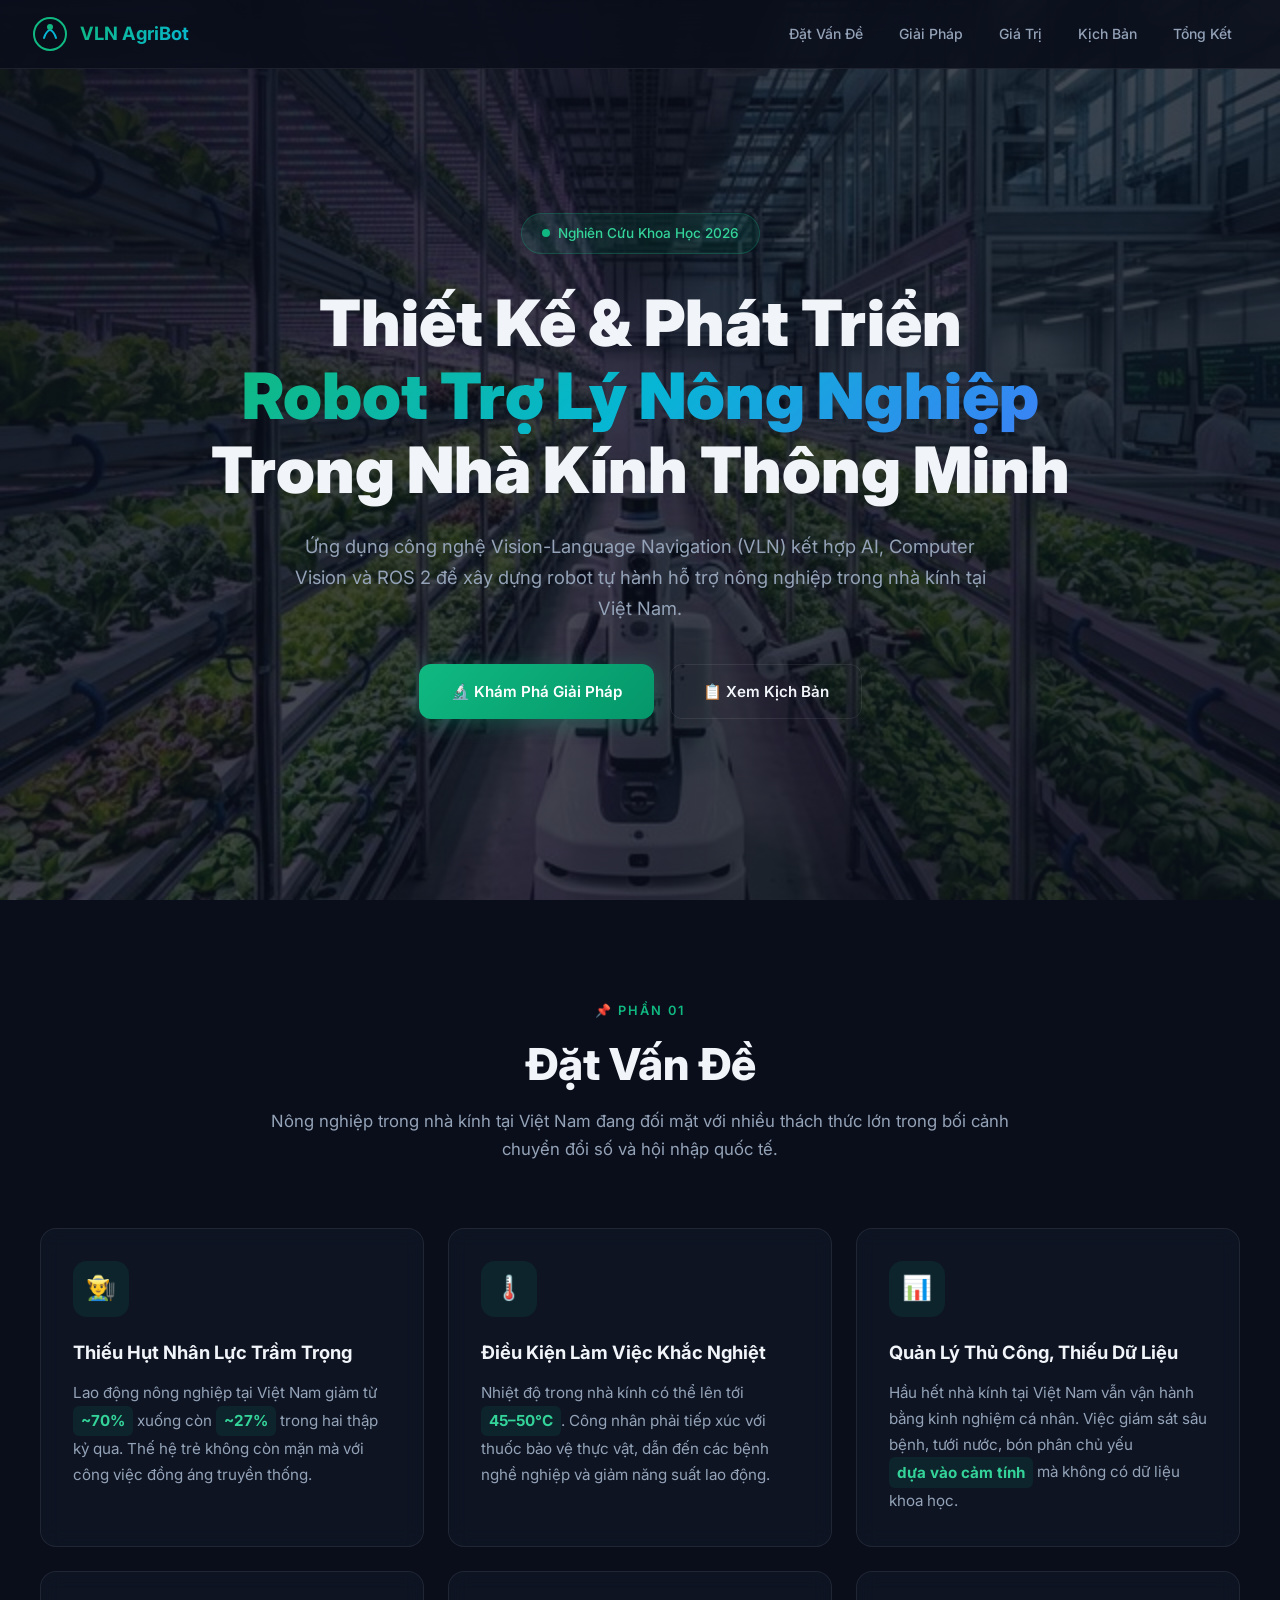
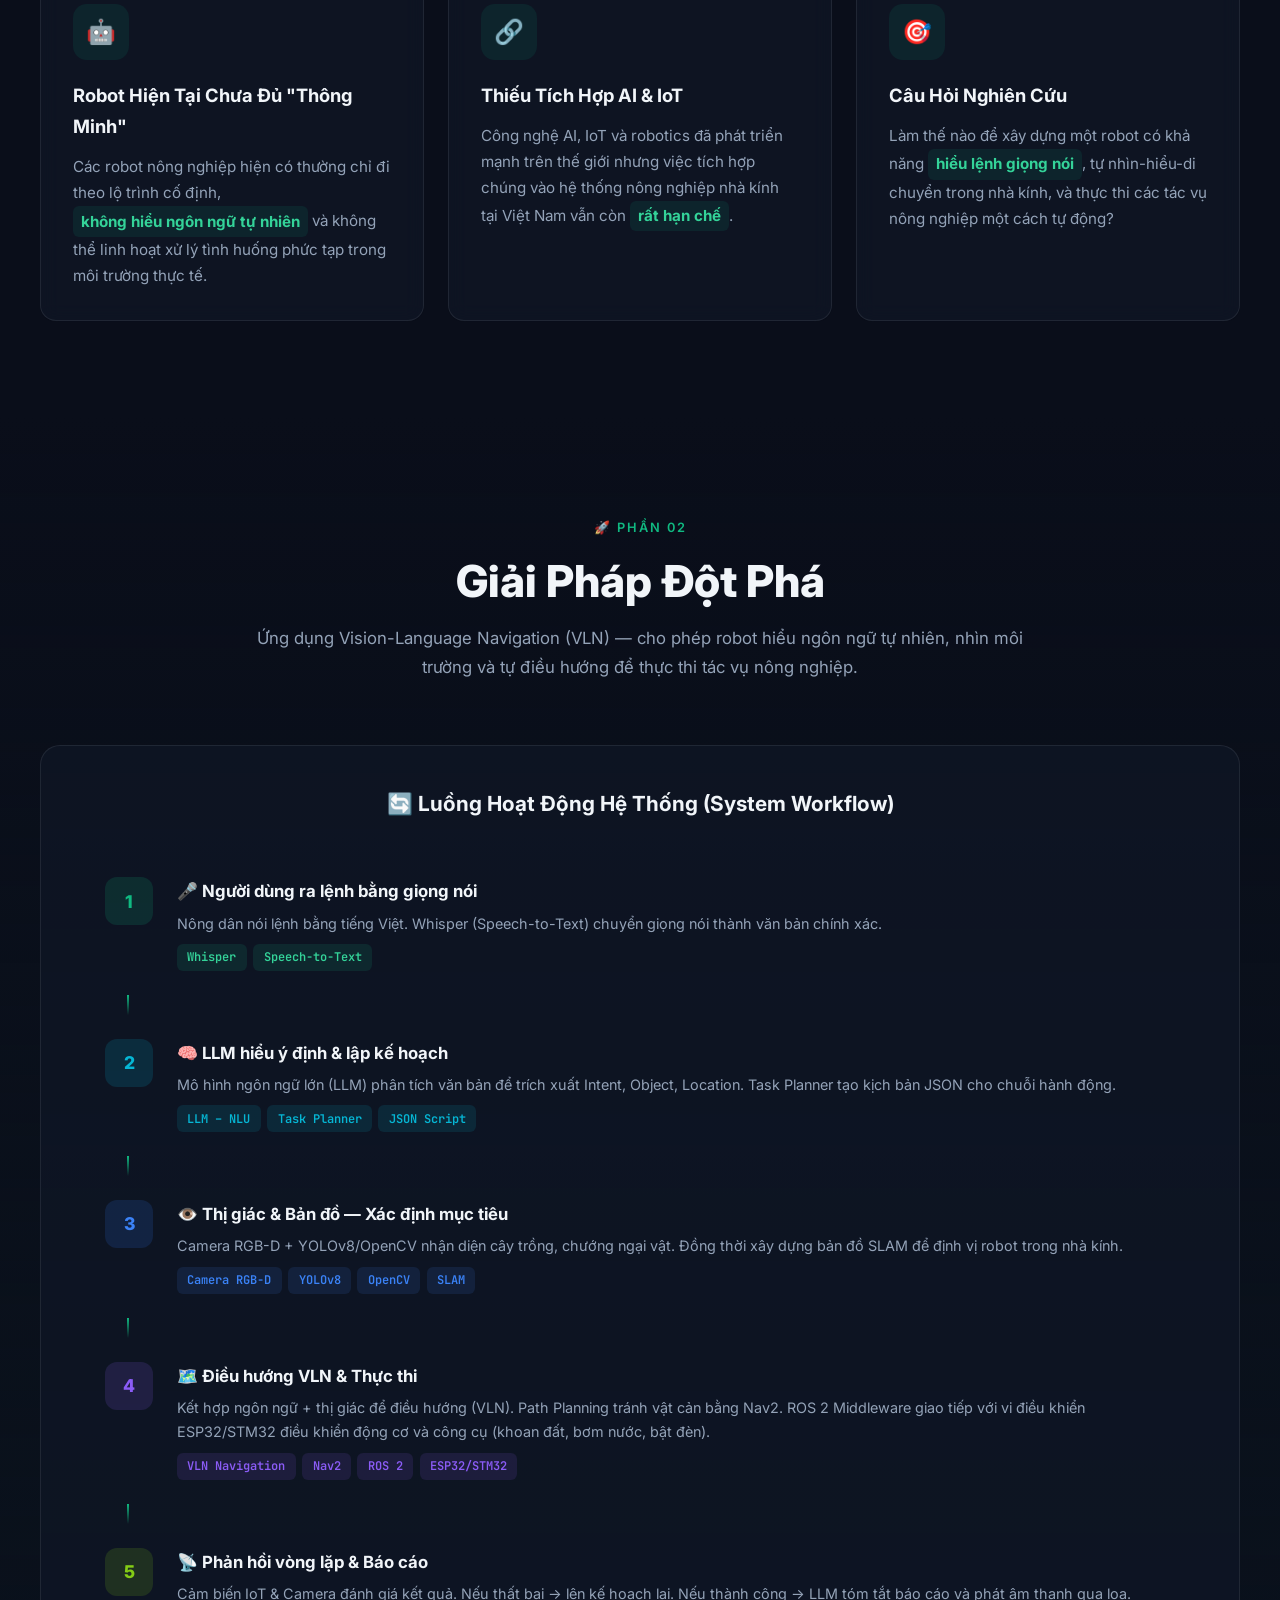
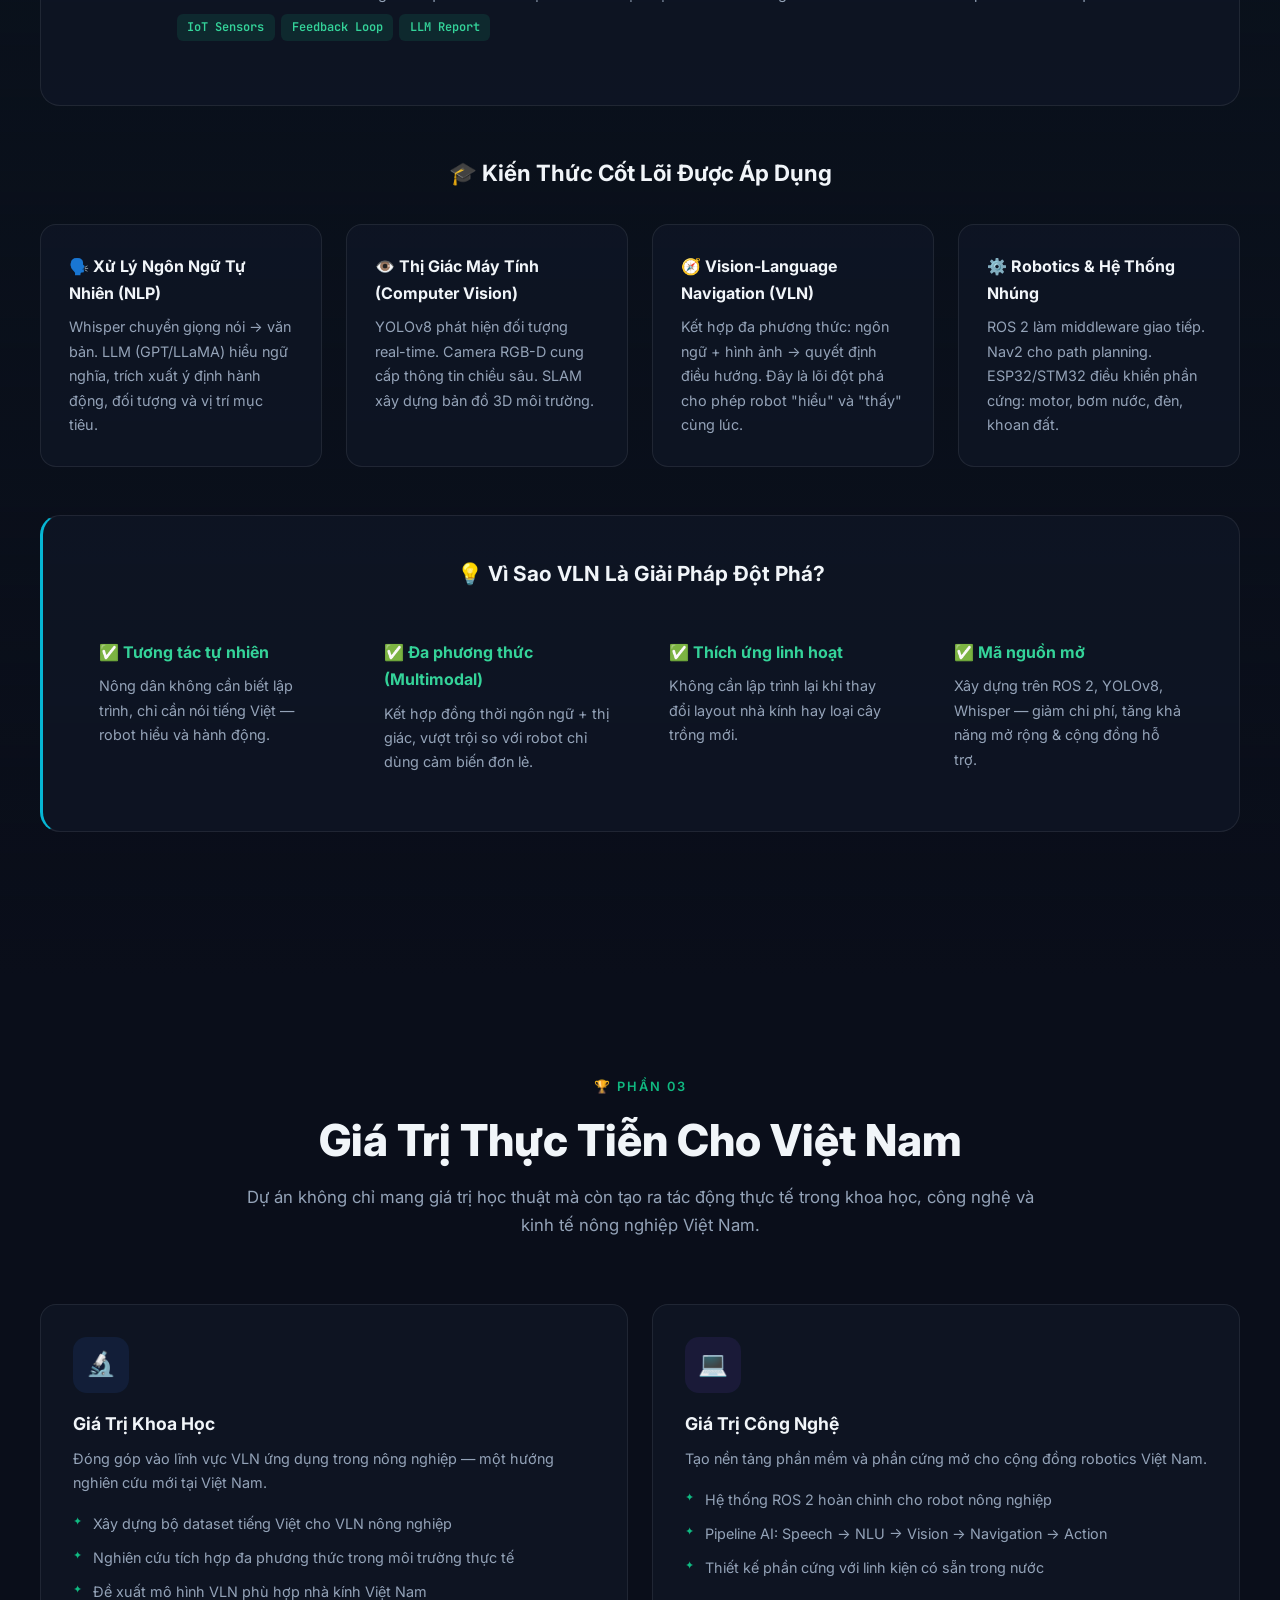
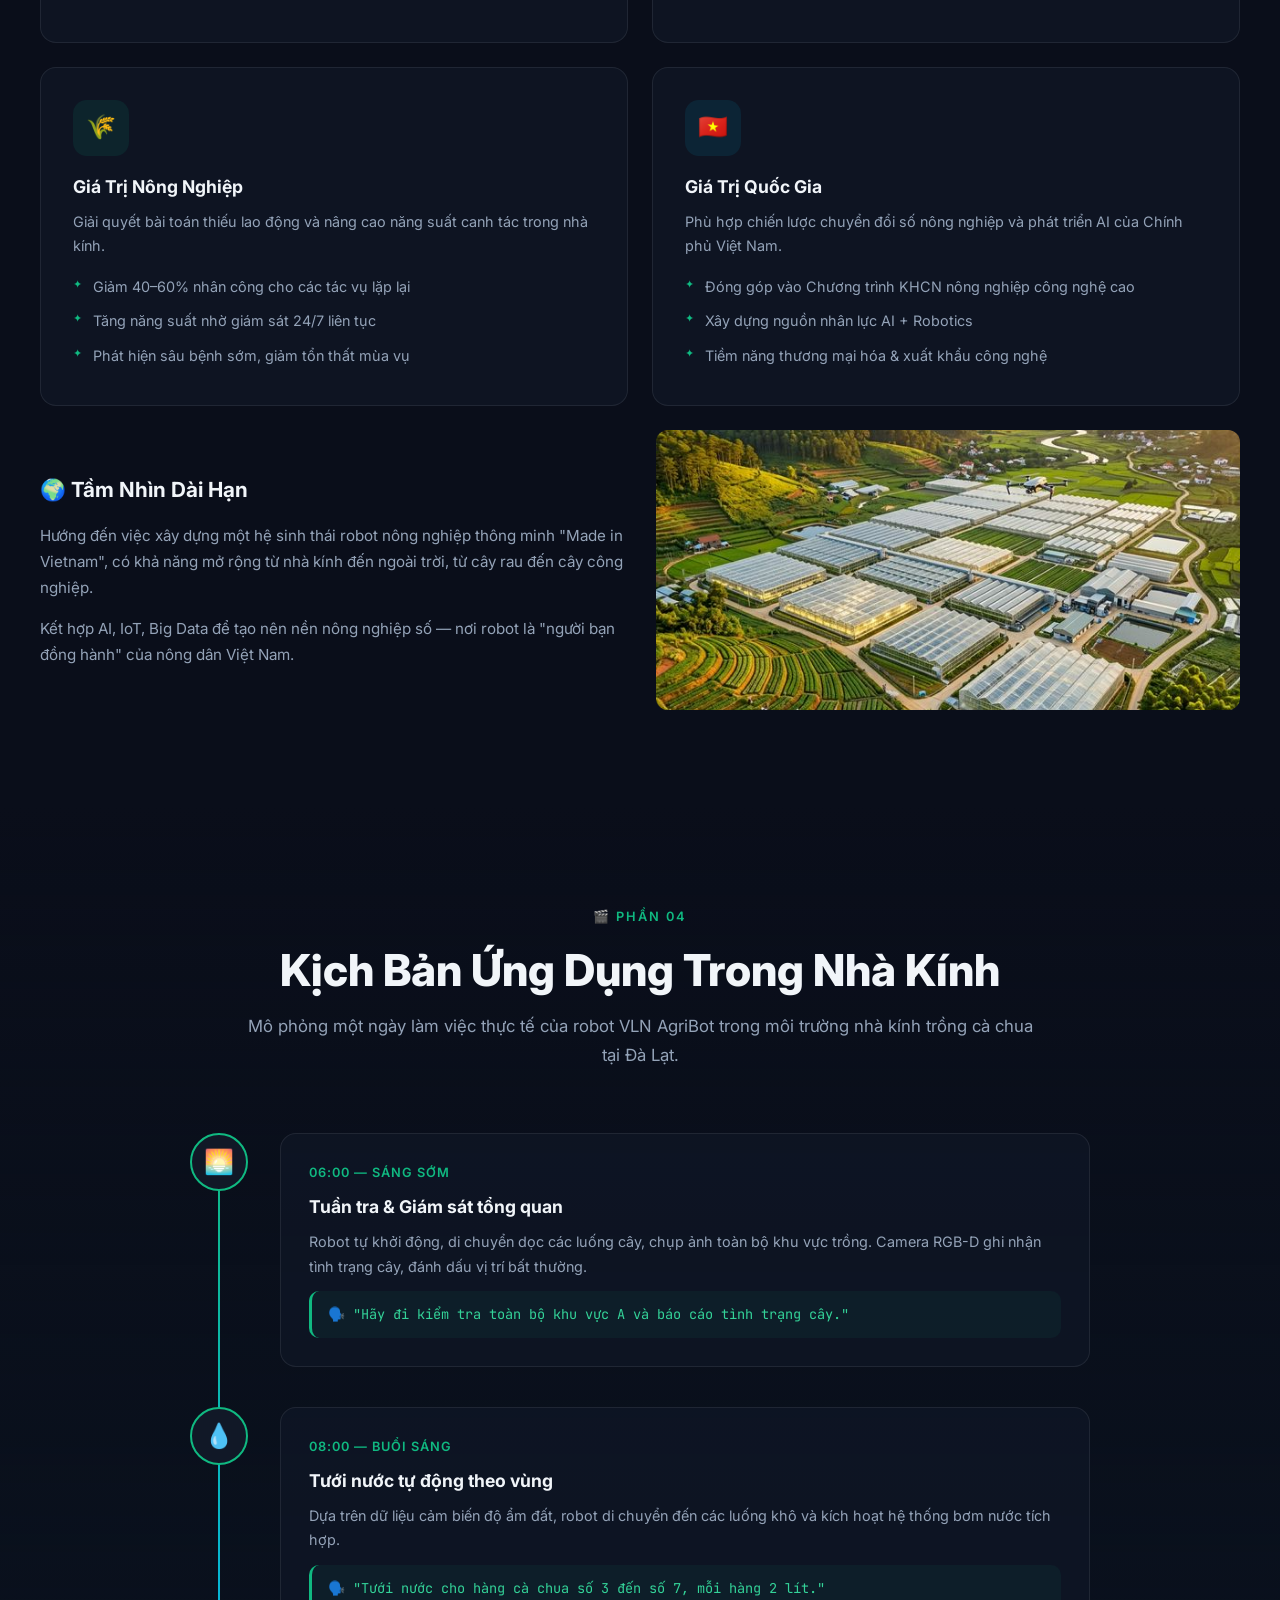
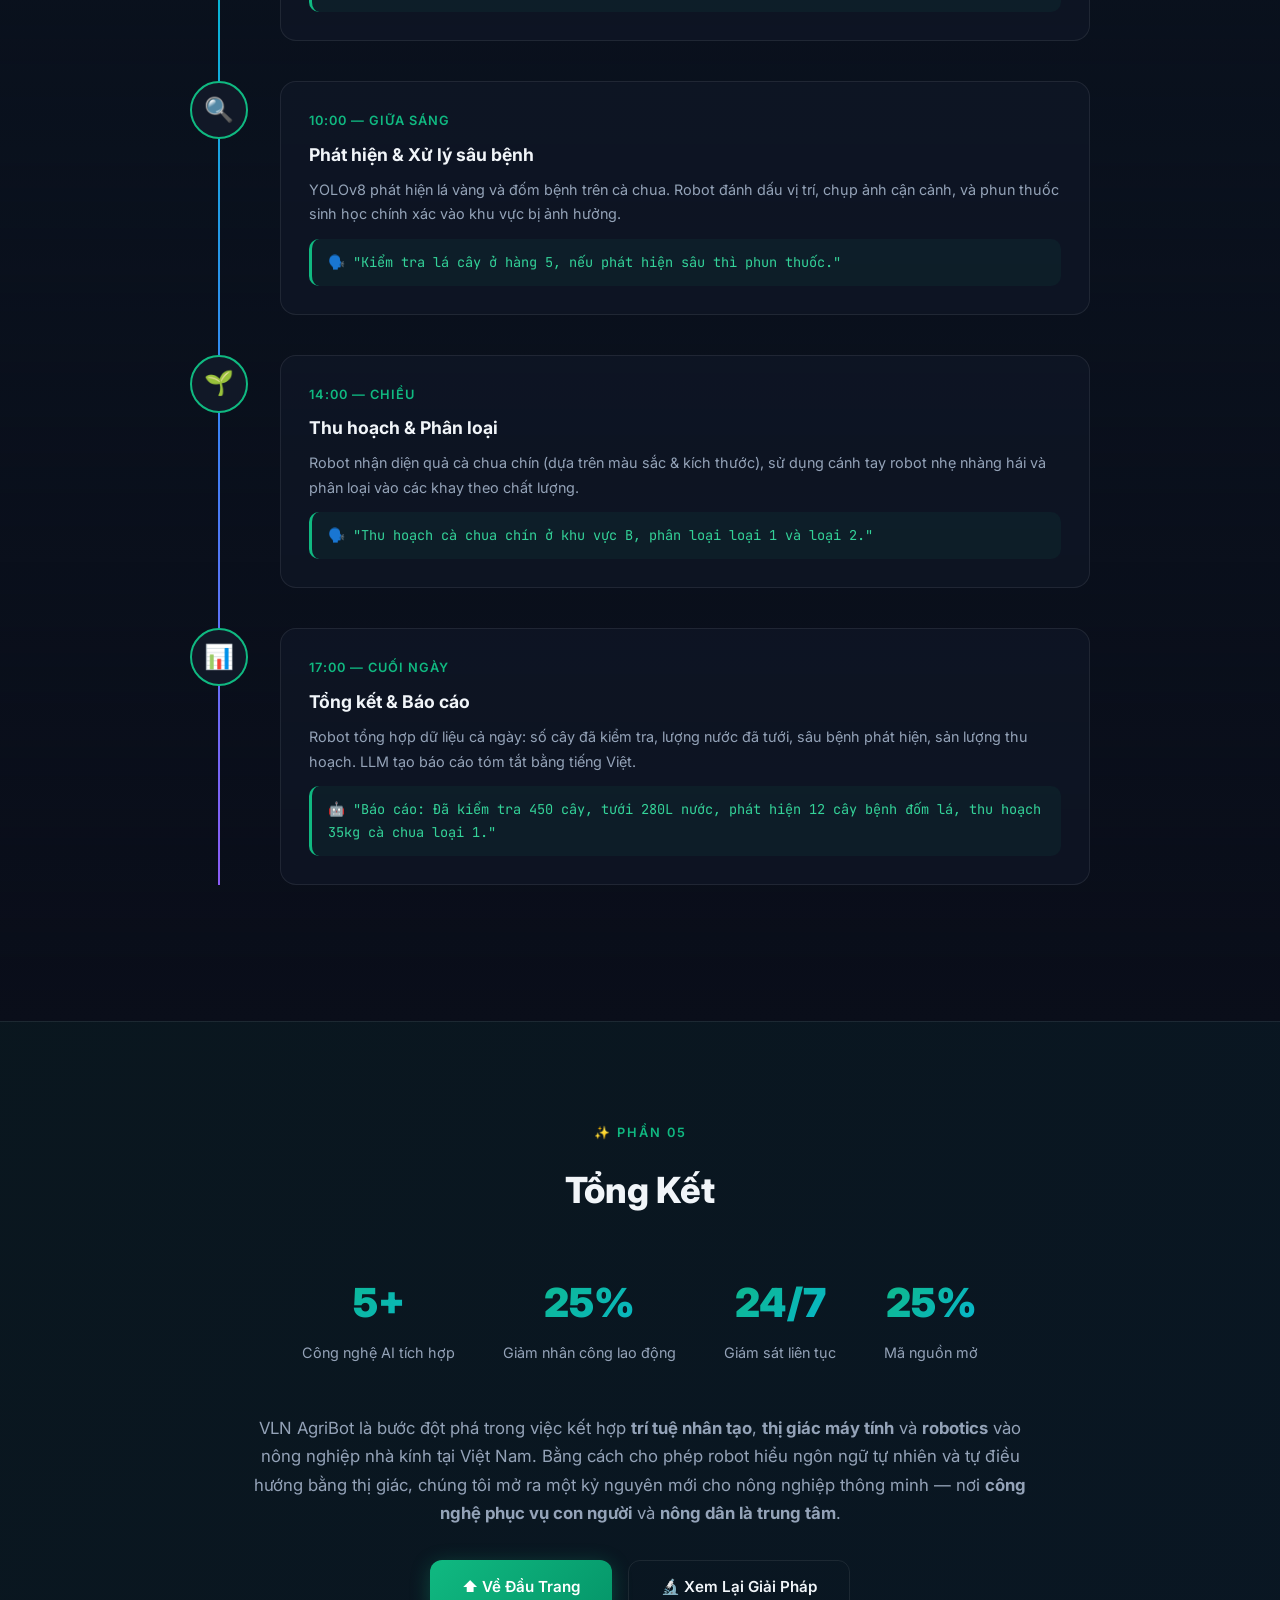
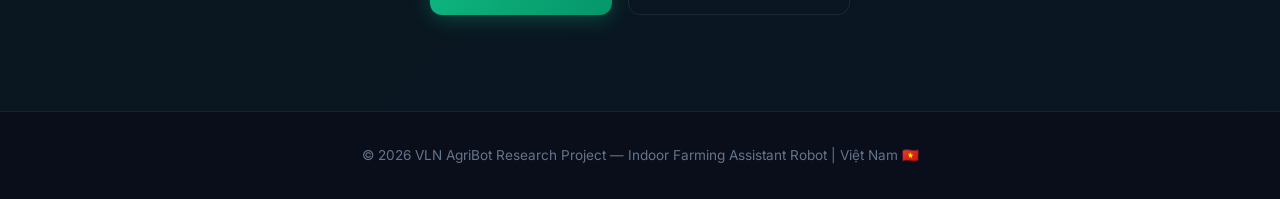
<file: index.html>
<!DOCTYPE html>
<html lang="vi">
<head>
  <meta charset="UTF-8">
  <meta name="viewport" content="width=device-width, initial-scale=1.0">
  <meta name="description" content="Nghiên cứu thiết kế và phát triển Robot trợ lý nông nghiệp trong nhà kính sử dụng công nghệ Vision-Language Navigation tại Việt Nam">
  <title>VLN AgriBot — Robot Trợ Lý Nông Nghiệp Thông Minh</title>
  <link rel="stylesheet" href="style.css">
</head>
<body>
  <div class="particles"></div>

  <!-- NAVBAR -->
  <nav class="navbar">
    <div class="nav-inner">
      <a href="#hero" class="nav-logo">
        <svg viewBox="0 0 36 36" fill="none"><circle cx="18" cy="18" r="16" stroke="#10b981" stroke-width="2"/><path d="M12 22c1-4 4-8 6-8s5 4 6 8" stroke="#06b6d4" stroke-width="2" stroke-linecap="round"/><circle cx="18" cy="11" r="3" fill="#10b981"/></svg>
        <span>VLN AgriBot</span>
      </a>
      <button class="nav-toggle">☰</button>
      <ul class="nav-links">
        <li><a href="#problem">Đặt Vấn Đề</a></li>
        <li><a href="#solution">Giải Pháp</a></li>
        <li><a href="#value">Giá Trị</a></li>
        <li><a href="#scenario">Kịch Bản</a></li>
        <li><a href="#conclusion">Tổng Kết</a></li>
      </ul>
    </div>
  </nav>

  <!-- HERO -->
  <section class="hero" id="hero">
    <div class="hero-bg"></div>
    <div class="hero-content">
      <div class="hero-badge"><span class="dot"></span> Nghiên Cứu Khoa Học 2026</div>
      <h1>Thiết Kế &amp; Phát Triển <br><span class="gradient-text">Robot Trợ Lý Nông Nghiệp</span><br>Trong Nhà Kính Thông Minh</h1>
      <p>Ứng dụng công nghệ Vision-Language Navigation (VLN) kết hợp AI, Computer Vision và ROS 2 để xây dựng robot tự hành hỗ trợ nông nghiệp trong nhà kính tại Việt Nam.</p>
      <div class="hero-actions">
        <a href="#solution" class="btn btn-primary">🔬 Khám Phá Giải Pháp</a>
        <a href="#scenario" class="btn btn-outline">📋 Xem Kịch Bản</a>
      </div>
    </div>
  </section>

  <!-- PHẦN 1: ĐẶT VẤN ĐỀ -->
  <section class="section" id="problem">
    <div class="container">
      <div class="section-header reveal">
        <div class="section-label">📌 Phần 01</div>
        <h2 class="section-title">Đặt Vấn Đề</h2>
        <p class="section-desc">Nông nghiệp trong nhà kính tại Việt Nam đang đối mặt với nhiều thách thức lớn trong bối cảnh chuyển đổi số và hội nhập quốc tế.</p>
      </div>
      <div class="problem-grid">
        <div class="problem-card reveal reveal-delay-1">
          <div class="card-icon">👨‍🌾</div>
          <h3>Thiếu Hụt Nhân Lực Trầm Trọng</h3>
          <p>Lao động nông nghiệp tại Việt Nam giảm từ <span class="stat-highlight">~70%</span> xuống còn <span class="stat-highlight">~27%</span> trong hai thập kỷ qua. Thế hệ trẻ không còn mặn mà với công việc đồng áng truyền thống.</p>
        </div>
        <div class="problem-card reveal reveal-delay-2">
          <div class="card-icon">🌡️</div>
          <h3>Điều Kiện Làm Việc Khắc Nghiệt</h3>
          <p>Nhiệt độ trong nhà kính có thể lên tới <span class="stat-highlight">45–50°C</span>. Công nhân phải tiếp xúc với thuốc bảo vệ thực vật, dẫn đến các bệnh nghề nghiệp và giảm năng suất lao động.</p>
        </div>
        <div class="problem-card reveal reveal-delay-3">
          <div class="card-icon">📊</div>
          <h3>Quản Lý Thủ Công, Thiếu Dữ Liệu</h3>
          <p>Hầu hết nhà kính tại Việt Nam vẫn vận hành bằng kinh nghiệm cá nhân. Việc giám sát sâu bệnh, tưới nước, bón phân chủ yếu <span class="stat-highlight">dựa vào cảm tính</span> mà không có dữ liệu khoa học.</p>
        </div>
        <div class="problem-card reveal reveal-delay-4">
          <div class="card-icon">🤖</div>
          <h3>Robot Hiện Tại Chưa Đủ "Thông Minh"</h3>
          <p>Các robot nông nghiệp hiện có thường chỉ đi theo lộ trình cố định, <span class="stat-highlight">không hiểu ngôn ngữ tự nhiên</span> và không thể linh hoạt xử lý tình huống phức tạp trong môi trường thực tế.</p>
        </div>
        <div class="problem-card reveal reveal-delay-1">
          <div class="card-icon">🔗</div>
          <h3>Thiếu Tích Hợp AI & IoT</h3>
          <p>Công nghệ AI, IoT và robotics đã phát triển mạnh trên thế giới nhưng việc tích hợp chúng vào hệ thống nông nghiệp nhà kính tại Việt Nam vẫn còn <span class="stat-highlight">rất hạn chế</span>.</p>
        </div>
        <div class="problem-card reveal reveal-delay-2">
          <div class="card-icon">🎯</div>
          <h3>Câu Hỏi Nghiên Cứu</h3>
          <p>Làm thế nào để xây dựng một robot có khả năng <span class="stat-highlight">hiểu lệnh giọng nói</span>, tự nhìn-hiểu-di chuyển trong nhà kính, và thực thi các tác vụ nông nghiệp một cách tự động?</p>
        </div>
      </div>
    </div>
  </section>

  <!-- PHẦN 2: GIẢI PHÁP ĐỘT PHÁ -->
  <section class="section" id="solution" style="background: linear-gradient(180deg, var(--bg-primary), rgba(16,185,129,0.02), var(--bg-primary));">
    <div class="container">
      <div class="section-header reveal">
        <div class="section-label">🚀 Phần 02</div>
        <h2 class="section-title">Giải Pháp Đột Phá</h2>
        <p class="section-desc">Ứng dụng Vision-Language Navigation (VLN) — cho phép robot hiểu ngôn ngữ tự nhiên, nhìn môi trường và tự điều hướng để thực thi tác vụ nông nghiệp.</p>
      </div>

      <!-- Workflow Visual -->
      <div class="workflow-visual reveal">
        <div class="workflow-title">🔄 Luồng Hoạt Động Hệ Thống (System Workflow)</div>
        <div class="workflow-steps">
          <div class="workflow-step">
            <div class="step-number green">1</div>
            <div class="step-content">
              <h4>🎤 Người dùng ra lệnh bằng giọng nói</h4>
              <p>Nông dân nói lệnh bằng tiếng Việt. Whisper (Speech-to-Text) chuyển giọng nói thành văn bản chính xác.</p>
              <div class="step-tech"><span class="tech-badge green">Whisper</span><span class="tech-badge green">Speech-to-Text</span></div>
            </div>
          </div>
          <div class="step-connector"></div>
          <div class="workflow-step">
            <div class="step-number cyan">2</div>
            <div class="step-content">
              <h4>🧠 LLM hiểu ý định & lập kế hoạch</h4>
              <p>Mô hình ngôn ngữ lớn (LLM) phân tích văn bản để trích xuất Intent, Object, Location. Task Planner tạo kịch bản JSON cho chuỗi hành động.</p>
              <div class="step-tech"><span class="tech-badge cyan">LLM – NLU</span><span class="tech-badge cyan">Task Planner</span><span class="tech-badge cyan">JSON Script</span></div>
            </div>
          </div>
          <div class="step-connector"></div>
          <div class="workflow-step">
            <div class="step-number blue">3</div>
            <div class="step-content">
              <h4>👁️ Thị giác & Bản đồ — Xác định mục tiêu</h4>
              <p>Camera RGB-D + YOLOv8/OpenCV nhận diện cây trồng, chướng ngại vật. Đồng thời xây dựng bản đồ SLAM để định vị robot trong nhà kính.</p>
              <div class="step-tech"><span class="tech-badge blue">Camera RGB-D</span><span class="tech-badge blue">YOLOv8</span><span class="tech-badge blue">OpenCV</span><span class="tech-badge blue">SLAM</span></div>
            </div>
          </div>
          <div class="step-connector"></div>
          <div class="workflow-step">
            <div class="step-number purple">4</div>
            <div class="step-content">
              <h4>🗺️ Điều hướng VLN & Thực thi</h4>
              <p>Kết hợp ngôn ngữ + thị giác để điều hướng (VLN). Path Planning tránh vật cản bằng Nav2. ROS 2 Middleware giao tiếp với vi điều khiển ESP32/STM32 điều khiển động cơ và công cụ (khoan đất, bơm nước, bật đèn).</p>
              <div class="step-tech"><span class="tech-badge purple">VLN Navigation</span><span class="tech-badge purple">Nav2</span><span class="tech-badge purple">ROS 2</span><span class="tech-badge purple">ESP32/STM32</span></div>
            </div>
          </div>
          <div class="step-connector"></div>
          <div class="workflow-step">
            <div class="step-number lime">5</div>
            <div class="step-content">
              <h4>📡 Phản hồi vòng lặp & Báo cáo</h4>
              <p>Cảm biến IoT & Camera đánh giá kết quả. Nếu thất bại → lên kế hoạch lại. Nếu thành công → LLM tóm tắt báo cáo và phát âm thanh qua loa.</p>
              <div class="step-tech"><span class="tech-badge green">IoT Sensors</span><span class="tech-badge green">Feedback Loop</span><span class="tech-badge green">LLM Report</span></div>
            </div>
          </div>
        </div>
      </div>

      <!-- Kiến thức áp dụng -->
      <h3 class="reveal" style="text-align:center; margin-bottom:1.5rem; font-size:1.4rem;">🎓 Kiến Thức Cốt Lõi Được Áp Dụng</h3>
      <div class="knowledge-grid">
        <div class="knowledge-card reveal reveal-delay-1">
          <h4>🗣️ Xử Lý Ngôn Ngữ Tự Nhiên (NLP)</h4>
          <p>Whisper chuyển giọng nói → văn bản. LLM (GPT/LLaMA) hiểu ngữ nghĩa, trích xuất ý định hành động, đối tượng và vị trí mục tiêu.</p>
        </div>
        <div class="knowledge-card reveal reveal-delay-2">
          <h4>👁️ Thị Giác Máy Tính (Computer Vision)</h4>
          <p>YOLOv8 phát hiện đối tượng real-time. Camera RGB-D cung cấp thông tin chiều sâu. SLAM xây dựng bản đồ 3D môi trường.</p>
        </div>
        <div class="knowledge-card reveal reveal-delay-3">
          <h4>🧭 Vision-Language Navigation (VLN)</h4>
          <p>Kết hợp đa phương thức: ngôn ngữ + hình ảnh → quyết định điều hướng. Đây là lõi đột phá cho phép robot "hiểu" và "thấy" cùng lúc.</p>
        </div>
        <div class="knowledge-card reveal reveal-delay-4">
          <h4>⚙️ Robotics & Hệ Thống Nhúng</h4>
          <p>ROS 2 làm middleware giao tiếp. Nav2 cho path planning. ESP32/STM32 điều khiển phần cứng: motor, bơm nước, đèn, khoan đất.</p>
        </div>
      </div>

      <!-- Vì sao lại vậy? -->
      <div class="workflow-visual reveal" style="margin-top:3rem; border-left: 3px solid var(--accent-cyan);">
        <div class="workflow-title">💡 Vì Sao VLN Là Giải Pháp Đột Phá?</div>
        <div style="display:grid; grid-template-columns: repeat(auto-fit, minmax(250px,1fr)); gap:1.5rem;">
          <div style="padding:1rem;">
            <h4 style="color:var(--accent-emerald); margin-bottom:0.5rem;">✅ Tương tác tự nhiên</h4>
            <p style="color:var(--text-secondary); font-size:0.9rem;">Nông dân không cần biết lập trình, chỉ cần nói tiếng Việt — robot hiểu và hành động.</p>
          </div>
          <div style="padding:1rem;">
            <h4 style="color:var(--accent-emerald); margin-bottom:0.5rem;">✅ Đa phương thức (Multimodal)</h4>
            <p style="color:var(--text-secondary); font-size:0.9rem;">Kết hợp đồng thời ngôn ngữ + thị giác, vượt trội so với robot chỉ dùng cảm biến đơn lẻ.</p>
          </div>
          <div style="padding:1rem;">
            <h4 style="color:var(--accent-emerald); margin-bottom:0.5rem;">✅ Thích ứng linh hoạt</h4>
            <p style="color:var(--text-secondary); font-size:0.9rem;">Không cần lập trình lại khi thay đổi layout nhà kính hay loại cây trồng mới.</p>
          </div>
          <div style="padding:1rem;">
            <h4 style="color:var(--accent-emerald); margin-bottom:0.5rem;">✅ Mã nguồn mở</h4>
            <p style="color:var(--text-secondary); font-size:0.9rem;">Xây dựng trên ROS 2, YOLOv8, Whisper — giảm chi phí, tăng khả năng mở rộng & cộng đồng hỗ trợ.</p>
          </div>
        </div>
      </div>
    </div>
  </section>

  <!-- PHẦN 3: GIÁ TRỊ THỰC TIỄN -->
  <section class="section" id="value">
    <div class="container">
      <div class="section-header reveal">
        <div class="section-label">🏆 Phần 03</div>
        <h2 class="section-title">Giá Trị Thực Tiễn Cho Việt Nam</h2>
        <p class="section-desc">Dự án không chỉ mang giá trị học thuật mà còn tạo ra tác động thực tế trong khoa học, công nghệ và kinh tế nông nghiệp Việt Nam.</p>
      </div>
      <div class="value-grid">
        <div class="value-card reveal reveal-delay-1">
          <div class="card-icon" style="background:rgba(59,130,246,0.1);">🔬</div>
          <h3>Giá Trị Khoa Học</h3>
          <p>Đóng góp vào lĩnh vực VLN ứng dụng trong nông nghiệp — một hướng nghiên cứu mới tại Việt Nam.</p>
          <ul>
            <li>Xây dựng bộ dataset tiếng Việt cho VLN nông nghiệp</li>
            <li>Nghiên cứu tích hợp đa phương thức trong môi trường thực tế</li>
            <li>Đề xuất mô hình VLN phù hợp nhà kính Việt Nam</li>
          </ul>
        </div>
        <div class="value-card reveal reveal-delay-2">
          <div class="card-icon" style="background:rgba(139,92,246,0.1);">💻</div>
          <h3>Giá Trị Công Nghệ</h3>
          <p>Tạo nền tảng phần mềm và phần cứng mở cho cộng đồng robotics Việt Nam.</p>
          <ul>
            <li>Hệ thống ROS 2 hoàn chỉnh cho robot nông nghiệp</li>
            <li>Pipeline AI: Speech → NLU → Vision → Navigation → Action</li>
            <li>Thiết kế phần cứng với linh kiện có sẵn trong nước</li>
          </ul>
        </div>
        <div class="value-card reveal reveal-delay-3">
          <div class="card-icon" style="background:rgba(16,185,129,0.1);">🌾</div>
          <h3>Giá Trị Nông Nghiệp</h3>
          <p>Giải quyết bài toán thiếu lao động và nâng cao năng suất canh tác trong nhà kính.</p>
          <ul>
            <li>Giảm 40–60% nhân công cho các tác vụ lặp lại</li>
            <li>Tăng năng suất nhờ giám sát 24/7 liên tục</li>
            <li>Phát hiện sâu bệnh sớm, giảm tổn thất mùa vụ</li>
          </ul>
        </div>
        <div class="value-card reveal reveal-delay-4">
          <div class="card-icon" style="background:rgba(6,182,212,0.1);">🇻🇳</div>
          <h3>Giá Trị Quốc Gia</h3>
          <p>Phù hợp chiến lược chuyển đổi số nông nghiệp và phát triển AI của Chính phủ Việt Nam.</p>
          <ul>
            <li>Đóng góp vào Chương trình KHCN nông nghiệp công nghệ cao</li>
            <li>Xây dựng nguồn nhân lực AI + Robotics</li>
            <li>Tiềm năng thương mại hóa & xuất khẩu công nghệ</li>
          </ul>
        </div>
        <div class="value-img-card reveal">
          <div>
            <h3 style="font-size:1.3rem; margin-bottom:1rem;">🌍 Tầm Nhìn Dài Hạn</h3>
            <p style="color:var(--text-secondary); font-size:0.95rem; margin-bottom:1rem;">Hướng đến việc xây dựng một hệ sinh thái robot nông nghiệp thông minh "Made in Vietnam", có khả năng mở rộng từ nhà kính đến ngoài trời, từ cây rau đến cây công nghiệp.</p>
            <p style="color:var(--text-secondary); font-size:0.95rem;">Kết hợp AI, IoT, Big Data để tạo nên nền nông nghiệp số — nơi robot là "người bạn đồng hành" của nông dân Việt Nam.</p>
          </div>
          <img src="assets/vietnam_agriculture.png" alt="Nông nghiệp công nghệ cao Việt Nam">
        </div>
      </div>
    </div>
  </section>

  <!-- PHẦN 4: KỊCH BẢN ỨNG DỤNG -->
  <section class="section" id="scenario" style="background: linear-gradient(180deg, var(--bg-primary), rgba(6,182,212,0.02), var(--bg-primary));">
    <div class="container">
      <div class="section-header reveal">
        <div class="section-label">🎬 Phần 04</div>
        <h2 class="section-title">Kịch Bản Ứng Dụng Trong Nhà Kính</h2>
        <p class="section-desc">Mô phỏng một ngày làm việc thực tế của robot VLN AgriBot trong môi trường nhà kính trồng cà chua tại Đà Lạt.</p>
      </div>

      <div class="scenario-timeline">
        <div class="scenario-item reveal">
          <div class="scenario-dot">🌅</div>
          <div class="scenario-content">
            <div class="scenario-time">06:00 — Sáng sớm</div>
            <h4>Tuần tra & Giám sát tổng quan</h4>
            <p>Robot tự khởi động, di chuyển dọc các luống cây, chụp ảnh toàn bộ khu vực trồng. Camera RGB-D ghi nhận tình trạng cây, đánh dấu vị trí bất thường.</p>
            <div class="scenario-dialogue">🗣️ "Hãy đi kiểm tra toàn bộ khu vực A và báo cáo tình trạng cây."</div>
          </div>
        </div>
        <div class="scenario-item reveal">
          <div class="scenario-dot">💧</div>
          <div class="scenario-content">
            <div class="scenario-time">08:00 — Buổi sáng</div>
            <h4>Tưới nước tự động theo vùng</h4>
            <p>Dựa trên dữ liệu cảm biến độ ẩm đất, robot di chuyển đến các luống khô và kích hoạt hệ thống bơm nước tích hợp.</p>
            <div class="scenario-dialogue">🗣️ "Tưới nước cho hàng cà chua số 3 đến số 7, mỗi hàng 2 lít."</div>
          </div>
        </div>
        <div class="scenario-item reveal">
          <div class="scenario-dot">🔍</div>
          <div class="scenario-content">
            <div class="scenario-time">10:00 — Giữa sáng</div>
            <h4>Phát hiện & Xử lý sâu bệnh</h4>
            <p>YOLOv8 phát hiện lá vàng và đốm bệnh trên cà chua. Robot đánh dấu vị trí, chụp ảnh cận cảnh, và phun thuốc sinh học chính xác vào khu vực bị ảnh hưởng.</p>
            <div class="scenario-dialogue">🗣️ "Kiểm tra lá cây ở hàng 5, nếu phát hiện sâu thì phun thuốc."</div>
          </div>
        </div>
        <div class="scenario-item reveal">
          <div class="scenario-dot">🌱</div>
          <div class="scenario-content">
            <div class="scenario-time">14:00 — Chiều</div>
            <h4>Thu hoạch & Phân loại</h4>
            <p>Robot nhận diện quả cà chua chín (dựa trên màu sắc & kích thước), sử dụng cánh tay robot nhẹ nhàng hái và phân loại vào các khay theo chất lượng.</p>
            <div class="scenario-dialogue">🗣️ "Thu hoạch cà chua chín ở khu vực B, phân loại loại 1 và loại 2."</div>
          </div>
        </div>
        <div class="scenario-item reveal">
          <div class="scenario-dot">📊</div>
          <div class="scenario-content">
            <div class="scenario-time">17:00 — Cuối ngày</div>
            <h4>Tổng kết & Báo cáo</h4>
            <p>Robot tổng hợp dữ liệu cả ngày: số cây đã kiểm tra, lượng nước đã tưới, sâu bệnh phát hiện, sản lượng thu hoạch. LLM tạo báo cáo tóm tắt bằng tiếng Việt.</p>
            <div class="scenario-dialogue">🤖 "Báo cáo: Đã kiểm tra 450 cây, tưới 280L nước, phát hiện 12 cây bệnh đốm lá, thu hoạch 35kg cà chua loại 1."</div>
          </div>
        </div>
      </div>
    </div>
  </section>

  <!-- PHẦN 5: TỔNG KẾT -->
  <section class="section conclusion" id="conclusion">
    <div class="container">
      <div class="conclusion-content reveal">
        <div class="section-label">✨ Phần 05</div>
        <h2>Tổng Kết</h2>
        <div class="conclusion-stats">
          <div class="stat-item">
            <div class="stat-value" data-count="5" data-suffix="+">0+</div>
            <div class="stat-label">Công nghệ AI tích hợp</div>
          </div>
          <div class="stat-item">
            <div class="stat-value" data-count="60" data-suffix="%">0%</div>
            <div class="stat-label">Giảm nhân công lao động</div>
          </div>
          <div class="stat-item">
            <div class="stat-value" data-count="24" data-suffix="/7">0/7</div>
            <div class="stat-label">Giám sát liên tục</div>
          </div>
          <div class="stat-item">
            <div class="stat-value" data-count="100" data-suffix="%">0%</div>
            <div class="stat-label">Mã nguồn mở</div>
          </div>
        </div>
        <p class="conclusion-text">
          VLN AgriBot là bước đột phá trong việc kết hợp <strong>trí tuệ nhân tạo</strong>, <strong>thị giác máy tính</strong> và <strong>robotics</strong> vào nông nghiệp nhà kính tại Việt Nam. Bằng cách cho phép robot hiểu ngôn ngữ tự nhiên và tự điều hướng bằng thị giác, chúng tôi mở ra một kỷ nguyên mới cho nông nghiệp thông minh — nơi <strong>công nghệ phục vụ con người</strong> và <strong>nông dân là trung tâm</strong>.
        </p>
        <div class="hero-actions">
          <a href="#hero" class="btn btn-primary">⬆️ Về Đầu Trang</a>
          <a href="#solution" class="btn btn-outline">🔬 Xem Lại Giải Pháp</a>
        </div>
      </div>
    </div>
  </section>

  <!-- FOOTER -->
  <footer class="footer">
    <p>© 2026 VLN AgriBot Research Project — Indoor Farming Assistant Robot | Việt Nam 🇻🇳</p>
  </footer>

  <script src="script.js"></script>
</body>
</html>
</file>
<file: style.css>
@import url('https://fonts.googleapis.com/css2?family=Inter:wght@300;400;500;600;700;800;900&family=JetBrains+Mono:wght@400;500&display=swap');

:root {
  --bg-primary: #0a0e1a;
  --bg-secondary: #111827;
  --bg-card: rgba(17, 24, 39, 0.7);
  --accent-green: #10b981;
  --accent-emerald: #34d399;
  --accent-lime: #84cc16;
  --accent-cyan: #06b6d4;
  --accent-blue: #3b82f6;
  --accent-purple: #8b5cf6;
  --text-primary: #f1f5f9;
  --text-secondary: #94a3b8;
  --text-muted: #64748b;
  --border-color: rgba(148, 163, 184, 0.1);
  --glow-green: 0 0 40px rgba(16, 185, 129, 0.15);
  --glass-bg: rgba(255, 255, 255, 0.03);
  --glass-border: rgba(255, 255, 255, 0.08);
}

*, *::before, *::after { margin: 0; padding: 0; box-sizing: border-box; }

html { scroll-behavior: smooth; scroll-padding-top: 80px; }

body {
  font-family: 'Inter', sans-serif;
  background: var(--bg-primary);
  color: var(--text-primary);
  line-height: 1.7;
  overflow-x: hidden;
}

/* ===== NAVIGATION ===== */
.navbar {
  position: fixed; top: 0; left: 0; right: 0; z-index: 1000;
  padding: 1rem 2rem;
  background: rgba(10, 14, 26, 0.85);
  backdrop-filter: blur(20px);
  border-bottom: 1px solid var(--glass-border);
  transition: all 0.3s ease;
}
.navbar.scrolled { padding: 0.6rem 2rem; box-shadow: 0 4px 30px rgba(0,0,0,0.3); }
.nav-inner { max-width: 1400px; margin: 0 auto; display: flex; align-items: center; justify-content: space-between; }
.nav-logo { display: flex; align-items: center; gap: 0.75rem; text-decoration: none; }
.nav-logo svg { width: 36px; height: 36px; }
.nav-logo span { font-weight: 700; font-size: 1.15rem; color: var(--text-primary);
  background: linear-gradient(135deg, var(--accent-green), var(--accent-cyan));
  -webkit-background-clip: text; -webkit-text-fill-color: transparent;
}
.nav-links { display: flex; gap: 0.25rem; list-style: none; }
.nav-links a {
  color: var(--text-secondary); text-decoration: none; padding: 0.5rem 1rem;
  border-radius: 8px; font-size: 0.875rem; font-weight: 500;
  transition: all 0.3s ease; position: relative;
}
.nav-links a:hover, .nav-links a.active {
  color: var(--accent-green); background: rgba(16, 185, 129, 0.08);
}
.nav-toggle { display: none; background: none; border: none; color: var(--text-primary); font-size: 1.5rem; cursor: pointer; }

/* ===== HERO ===== */
.hero {
  min-height: 100vh; display: flex; align-items: center; justify-content: center;
  position: relative; overflow: hidden; padding: 6rem 2rem 4rem;
}
.hero-bg {
  position: absolute; inset: 0; z-index: 0;
  background: url('assets/hero_greenhouse.png') center/cover no-repeat;
}
.hero-bg::after {
  content: ''; position: absolute; inset: 0;
  background: linear-gradient(135deg, rgba(10,14,26,0.92) 0%, rgba(10,14,26,0.75) 50%, rgba(10,14,26,0.88) 100%);
}
.hero-content { position: relative; z-index: 1; text-align: center; max-width: 900px; }
.hero-badge {
  display: inline-flex; align-items: center; gap: 0.5rem;
  padding: 0.5rem 1.25rem; border-radius: 50px;
  background: rgba(16, 185, 129, 0.1); border: 1px solid rgba(16, 185, 129, 0.25);
  color: var(--accent-emerald); font-size: 0.85rem; font-weight: 500;
  margin-bottom: 2rem; animation: fadeInUp 0.8s ease;
}
.hero-badge .dot { width: 8px; height: 8px; border-radius: 50%; background: var(--accent-green); animation: pulse-dot 2s infinite; }
@keyframes pulse-dot { 0%, 100% { opacity: 1; transform: scale(1); } 50% { opacity: 0.5; transform: scale(1.3); } }
.hero h1 {
  font-size: clamp(2.5rem, 5vw, 4rem); font-weight: 900; line-height: 1.15;
  margin-bottom: 1.5rem; animation: fadeInUp 0.8s ease 0.1s both;
}
.hero h1 .gradient-text {
  background: linear-gradient(135deg, var(--accent-green), var(--accent-cyan), var(--accent-blue));
  -webkit-background-clip: text; -webkit-text-fill-color: transparent;
}
.hero p {
  font-size: 1.15rem; color: var(--text-secondary); max-width: 700px;
  margin: 0 auto 2.5rem; animation: fadeInUp 0.8s ease 0.2s both;
}
.hero-actions { display: flex; gap: 1rem; justify-content: center; animation: fadeInUp 0.8s ease 0.3s both; flex-wrap: wrap; }
.btn {
  padding: 0.85rem 2rem; border-radius: 12px; font-weight: 600; font-size: 0.95rem;
  text-decoration: none; cursor: pointer; transition: all 0.3s ease; border: none; display: inline-flex; align-items: center; gap: 0.5rem;
}
.btn-primary {
  background: linear-gradient(135deg, var(--accent-green), #059669);
  color: white; box-shadow: 0 4px 20px rgba(16, 185, 129, 0.3);
}
.btn-primary:hover { transform: translateY(-2px); box-shadow: 0 8px 30px rgba(16, 185, 129, 0.4); }
.btn-outline {
  background: transparent; color: var(--text-primary);
  border: 1px solid var(--glass-border);
}
.btn-outline:hover { background: var(--glass-bg); border-color: var(--accent-green); }

/* ===== SECTIONS ===== */
.section { padding: 6rem 2rem; position: relative; }
.section-header { text-align: center; max-width: 800px; margin: 0 auto 4rem; }
.section-label {
  display: inline-flex; align-items: center; gap: 0.5rem;
  font-size: 0.8rem; font-weight: 600; text-transform: uppercase; letter-spacing: 2px;
  color: var(--accent-green); margin-bottom: 1rem;
}
.section-title { font-size: clamp(2rem, 3.5vw, 2.75rem); font-weight: 800; margin-bottom: 1rem; line-height: 1.2; }
.section-desc { color: var(--text-secondary); font-size: 1.05rem; }
.container { max-width: 1200px; margin: 0 auto; }

/* ===== PROBLEM SECTION ===== */
.problem-grid { display: grid; grid-template-columns: repeat(auto-fit, minmax(300px, 1fr)); gap: 1.5rem; }
.problem-card {
  background: var(--bg-card); border: 1px solid var(--glass-border);
  border-radius: 16px; padding: 2rem; transition: all 0.4s ease;
  backdrop-filter: blur(10px); position: relative; overflow: hidden;
}
.problem-card::before {
  content: ''; position: absolute; top: 0; left: 0; right: 0; height: 3px;
  background: linear-gradient(90deg, var(--accent-green), var(--accent-cyan));
  opacity: 0; transition: opacity 0.4s ease;
}
.problem-card:hover { transform: translateY(-4px); border-color: rgba(16,185,129,0.3); }
.problem-card:hover::before { opacity: 1; }
.card-icon {
  width: 56px; height: 56px; border-radius: 14px;
  background: rgba(16, 185, 129, 0.1); display: flex; align-items: center; justify-content: center;
  margin-bottom: 1.25rem; font-size: 1.5rem;
}
.problem-card h3 { font-size: 1.15rem; font-weight: 700; margin-bottom: 0.75rem; }
.problem-card p { color: var(--text-secondary); font-size: 0.95rem; line-height: 1.7; }
.stat-highlight {
  display: inline-block; padding: 0.15rem 0.5rem; border-radius: 6px;
  background: rgba(16,185,129,0.1); color: var(--accent-emerald); font-weight: 700;
}

/* ===== SOLUTION / WORKFLOW SECTION ===== */
.solution-intro { text-align: center; max-width: 800px; margin: 0 auto 3rem; }
.solution-intro p { color: var(--text-secondary); font-size: 1.05rem; }

.workflow-visual {
  background: var(--bg-card); border: 1px solid var(--glass-border);
  border-radius: 20px; padding: 2.5rem; margin-bottom: 3rem; overflow: hidden;
}
.workflow-title { font-size: 1.3rem; font-weight: 700; margin-bottom: 2rem; text-align: center; }
.workflow-steps { display: flex; flex-direction: column; gap: 0rem; position: relative; }
.workflow-step {
  display: flex; gap: 1.5rem; align-items: flex-start; position: relative;
  padding: 1.5rem; border-radius: 12px; transition: all 0.3s ease;
}
.workflow-step:hover { background: rgba(16,185,129,0.03); }
.step-number {
  width: 48px; height: 48px; border-radius: 12px; flex-shrink: 0;
  display: flex; align-items: center; justify-content: center;
  font-weight: 800; font-size: 1.1rem; position: relative; z-index: 2;
}
.step-number.green { background: rgba(16,185,129,0.15); color: var(--accent-green); }
.step-number.cyan { background: rgba(6,182,212,0.15); color: var(--accent-cyan); }
.step-number.blue { background: rgba(59,130,246,0.15); color: var(--accent-blue); }
.step-number.purple { background: rgba(139,92,246,0.15); color: var(--accent-purple); }
.step-number.lime { background: rgba(132,204,22,0.15); color: var(--accent-lime); }
.step-content h4 { font-size: 1.05rem; font-weight: 700; margin-bottom: 0.35rem; }
.step-content p { color: var(--text-secondary); font-size: 0.9rem; }
.step-tech {
  display: flex; flex-wrap: wrap; gap: 0.4rem; margin-top: 0.5rem;
}
.tech-badge {
  padding: 0.2rem 0.65rem; border-radius: 6px; font-size: 0.75rem; font-weight: 600;
  font-family: 'JetBrains Mono', monospace;
}
.tech-badge.green { background: rgba(16,185,129,0.12); color: var(--accent-emerald); }
.tech-badge.cyan { background: rgba(6,182,212,0.12); color: var(--accent-cyan); }
.tech-badge.blue { background: rgba(59,130,246,0.12); color: var(--accent-blue); }
.tech-badge.purple { background: rgba(139,92,246,0.12); color: var(--accent-purple); }
.step-connector {
  width: 2px; height: 20px; background: linear-gradient(to bottom, var(--accent-green), transparent);
  margin-left: 2.85rem;
}

.knowledge-grid { display: grid; grid-template-columns: repeat(auto-fit, minmax(280px, 1fr)); gap: 1.5rem; margin-top: 2rem; }
.knowledge-card {
  background: var(--bg-card); border: 1px solid var(--glass-border);
  border-radius: 16px; padding: 1.75rem; transition: all 0.4s ease;
}
.knowledge-card:hover { transform: translateY(-3px); border-color: rgba(16,185,129,0.25); }
.knowledge-card h4 { font-size: 1rem; font-weight: 700; margin-bottom: 0.5rem; display: flex; align-items: center; gap: 0.5rem; }
.knowledge-card p { color: var(--text-secondary); font-size: 0.9rem; }

/* ===== VALUE SECTION ===== */
.value-grid { display: grid; grid-template-columns: repeat(2, 1fr); gap: 1.5rem; }
.value-card {
  background: var(--bg-card); border: 1px solid var(--glass-border);
  border-radius: 16px; padding: 2rem; transition: all 0.4s ease;
  position: relative; overflow: hidden;
}
.value-card:hover { transform: translateY(-3px); }
.value-card .card-icon { margin-bottom: 1rem; }
.value-card h3 { font-size: 1.1rem; font-weight: 700; margin-bottom: 0.5rem; }
.value-card p { color: var(--text-secondary); font-size: 0.9rem; }
.value-card ul { list-style: none; margin-top: 0.75rem; }
.value-card ul li {
  color: var(--text-secondary); font-size: 0.9rem; padding: 0.3rem 0;
  padding-left: 1.25rem; position: relative;
}
.value-card ul li::before {
  content: '✦'; position: absolute; left: 0; color: var(--accent-green); font-size: 0.7rem;
}
.value-img-card {
  grid-column: span 2; display: grid; grid-template-columns: 1fr 1fr; gap: 2rem;
  align-items: center;
}
.value-img-card img { width: 100%; border-radius: 12px; object-fit: cover; height: 280px; }

/* ===== SCENARIO SECTION ===== */
.scenario-timeline { position: relative; max-width: 900px; margin: 0 auto; }
.scenario-timeline::before {
  content: ''; position: absolute; left: 28px; top: 0; bottom: 0; width: 2px;
  background: linear-gradient(to bottom, var(--accent-green), var(--accent-cyan), var(--accent-blue), var(--accent-purple));
}
.scenario-item {
  display: flex; gap: 2rem; margin-bottom: 2.5rem; position: relative;
}
.scenario-dot {
  width: 58px; height: 58px; border-radius: 50%; flex-shrink: 0;
  display: flex; align-items: center; justify-content: center;
  font-size: 1.5rem; position: relative; z-index: 2;
  background: var(--bg-secondary); border: 2px solid var(--accent-green);
}
.scenario-content {
  background: var(--bg-card); border: 1px solid var(--glass-border);
  border-radius: 16px; padding: 1.75rem; flex: 1; transition: all 0.3s ease;
}
.scenario-content:hover { border-color: rgba(16,185,129,0.3); }
.scenario-time {
  font-size: 0.8rem; font-weight: 600; color: var(--accent-green);
  text-transform: uppercase; letter-spacing: 1px; margin-bottom: 0.5rem;
}
.scenario-content h4 { font-size: 1.1rem; font-weight: 700; margin-bottom: 0.5rem; }
.scenario-content p { color: var(--text-secondary); font-size: 0.9rem; }
.scenario-dialogue {
  margin-top: 0.75rem; padding: 0.75rem 1rem; border-radius: 10px;
  background: rgba(16,185,129,0.06); border-left: 3px solid var(--accent-green);
  font-family: 'JetBrains Mono', monospace; font-size: 0.85rem;
  color: var(--accent-emerald);
}

/* ===== CONCLUSION ===== */
.conclusion {
  background: linear-gradient(135deg, rgba(16,185,129,0.05), rgba(6,182,212,0.05));
  border-top: 1px solid var(--glass-border);
}
.conclusion-content { text-align: center; max-width: 800px; margin: 0 auto; }
.conclusion-content h2 { font-size: 2.25rem; font-weight: 800; margin-bottom: 1.5rem; }
.conclusion-stats { display: flex; justify-content: center; gap: 3rem; margin: 3rem 0; flex-wrap: wrap; }
.stat-item { text-align: center; }
.stat-value {
  font-size: 2.5rem; font-weight: 900;
  background: linear-gradient(135deg, var(--accent-green), var(--accent-cyan));
  -webkit-background-clip: text; -webkit-text-fill-color: transparent;
}
.stat-label { color: var(--text-secondary); font-size: 0.9rem; margin-top: 0.25rem; }
.conclusion-text { color: var(--text-secondary); font-size: 1.05rem; margin-bottom: 2rem; }

/* ===== FOOTER ===== */
.footer {
  padding: 2rem; text-align: center; border-top: 1px solid var(--glass-border);
  color: var(--text-muted); font-size: 0.85rem;
}

/* ===== ANIMATIONS ===== */
@keyframes fadeInUp {
  from { opacity: 0; transform: translateY(30px); }
  to { opacity: 1; transform: translateY(0); }
}
.reveal { opacity: 0; transform: translateY(30px); transition: all 0.7s cubic-bezier(0.16, 1, 0.3, 1); }
.reveal.visible { opacity: 1; transform: translateY(0); }
.reveal-delay-1 { transition-delay: 0.1s; }
.reveal-delay-2 { transition-delay: 0.2s; }
.reveal-delay-3 { transition-delay: 0.3s; }
.reveal-delay-4 { transition-delay: 0.4s; }

/* ===== RESPONSIVE ===== */
@media (max-width: 768px) {
  .nav-links { display: none; position: absolute; top: 100%; left: 0; right: 0;
    flex-direction: column; background: rgba(10,14,26,0.95); padding: 1rem;
    backdrop-filter: blur(20px); border-bottom: 1px solid var(--glass-border);
  }
  .nav-links.show { display: flex; }
  .nav-toggle { display: block; }
  .hero h1 { font-size: 2rem; }
  .value-grid { grid-template-columns: 1fr; }
  .value-img-card { grid-column: span 1; grid-template-columns: 1fr; }
  .scenario-timeline::before { left: 18px; }
  .scenario-dot { width: 38px; height: 38px; font-size: 1rem; }
  .scenario-item { gap: 1rem; }
  .conclusion-stats { gap: 1.5rem; }
}

/* Floating particles bg */
.particles { position: fixed; inset: 0; z-index: -1; pointer-events: none; }
.particle {
  position: absolute; width: 3px; height: 3px; border-radius: 50%;
  background: var(--accent-green); opacity: 0.15;
  animation: float-particle linear infinite;
}
@keyframes float-particle {
  0% { transform: translateY(100vh) scale(0); opacity: 0; }
  10% { opacity: 0.15; }
  90% { opacity: 0.15; }
  100% { transform: translateY(-10vh) scale(1); opacity: 0; }
}
</file>
